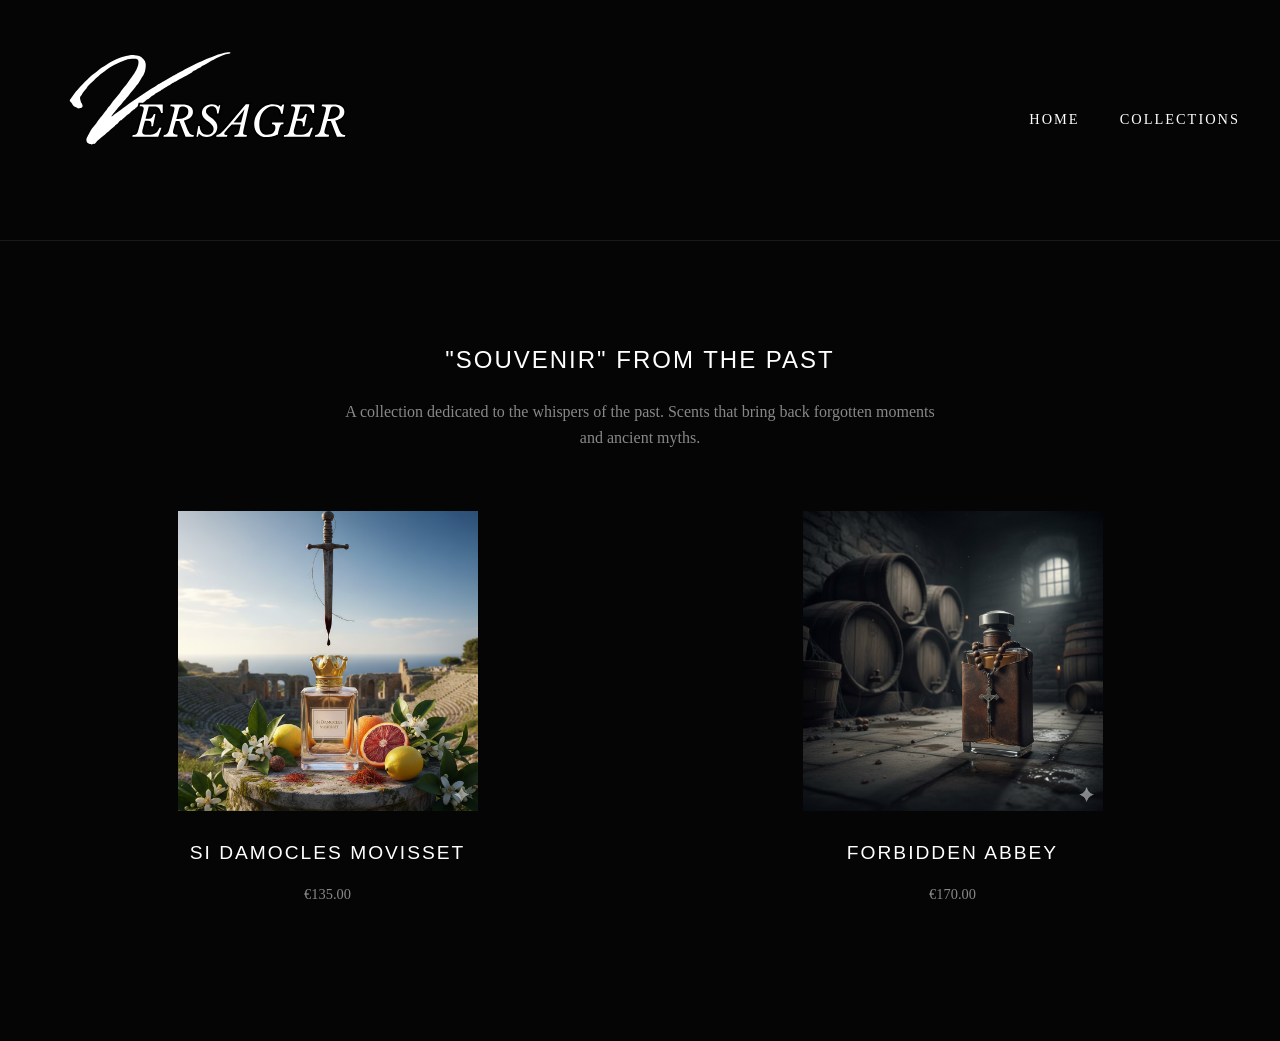
<file: coll1.html>
<!DOCTYPE html>
<html lang="en">
<head>
    <meta charset="UTF-8">
    <meta name="viewport" content="width=device-width, initial-scale=1.0">
    <title>"Souvenir" From the past - VERSAGER</title>
    <link rel="stylesheet" href="style.css">
</head>
<body>

    <header>
        <div class="container">
            <div class="header-content">
                <img src="logo.svg" alt="VERSAGER Logo" class="logo-svg">
                <nav>
                    <ul>
                        <li><a href="index.html">Home</a></li>
                        <li><a href="collections.html">Collections</a></li>
                    </ul>
                </nav>
            </div>
        </div>
    </header>

    <section style="padding: 100px 0;">
        <div class="container">
            <h1 style="text-align: center; margin-bottom: 20px;">"Souvenir" From the past</h1>
            <p style="text-align: center; color: #888; margin-bottom: 60px; max-width: 600px; margin-left: auto; margin-right: auto;">
                A collection dedicated to the whispers of the past. Scents that bring back forgotten moments and ancient myths.
            </p>
            
            <div class="grid">
                
                <div class="product-card" style="text-align: center;">
                    <a href="damocles.html">
                        <img src="damocles.jpg" alt="Perfume" style="max-width: 100%; height: 300px; object-fit: cover; filter: grayscale(100%);">
                        <h3 style="margin-top: 20px; font-size: 1.2em;">Si Damocles Movisset</h3>
                        <p style="color: #888; font-size: 0.9em;">€135.00</p>
                    </a>
                </div>

                <div class="product-card" style="text-align: center;">
                    <a href="fabbey.html">
                        <img src="abbey.jpg" alt="Perfume" style="max-width: 100%; height: 300px; object-fit: cover; filter: grayscale(100%);">
                        <h3 style="margin-top: 20px; font-size: 1.2em;">Forbidden Abbey</h3>
                        <p style="color: #888; font-size: 0.9em;">€170.00</p>
                    </a>
                </div>
                
            </div>
        </div>
    </section>

</body>
</html>
</file>
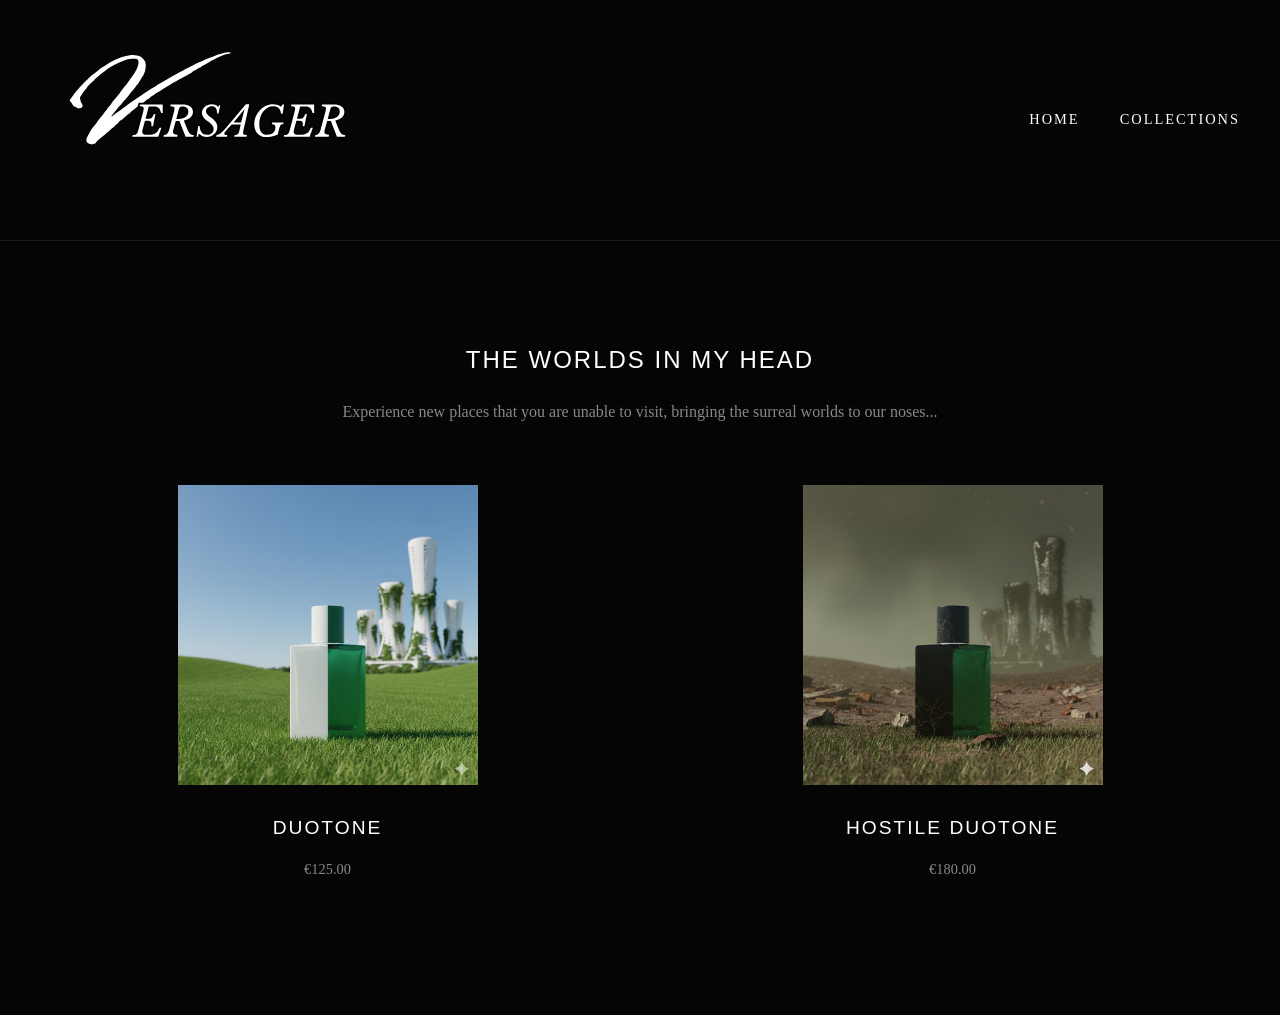
<file: coll2.html>
<!DOCTYPE html>
<html lang="en">
<head>
    <meta charset="UTF-8">
    <meta name="viewport" content="width=device-width, initial-scale=1.0">
    <title>The worlds in my head - VERSAGER</title>
    <link rel="stylesheet" href="style.css">
</head>
<body>

    <header>
        <div class="container">
            <div class="header-content">
                <img src="logo.svg" alt="VERSAGER Logo" class="logo-svg">
                <nav>
                    <ul>
                        <li><a href="index.html">Home</a></li>
                        <li><a href="collections.html">Collections</a></li>
                    </ul>
                </nav>
            </div>
        </div>
    </header>

    <section style="padding: 100px 0;">
        <div class="container">
            <h1 style="text-align: center; margin-bottom: 20px;">The worlds in my head</h1>
            <p style="text-align: center; color: #888; margin-bottom: 60px; max-width: 600px; margin-left: auto; margin-right: auto;">
                Experience new places that you are unable to visit, bringing the surreal worlds to our noses...
            </p>
            
            <div class="grid">
                
                <div class="product-card" style="text-align: center;">
                    <a href="duotone.html">
                        <img src="duotone.jpg" alt="Perfume" style="max-width: 100%; height: 300px; object-fit: cover; filter: grayscale(100%);">
                        <h3 style="margin-top: 20px; font-size: 1.2em;">Duotone</h3>
                        <p style="color: #888; font-size: 0.9em;">€125.00</p>
                    </a>
                </div>

                <div class="product-card" style="text-align: center;">
                    <a href="Hostile duotone.html">
                        <img src="Hostile duotone.jpg" alt="Perfume" style="max-width: 100%; height: 300px; object-fit: cover; filter: grayscale(100%);">
                        <h3 style="margin-top: 20px; font-size: 1.2em;">Hostile Duotone</h3>
                        <p style="color: #888; font-size: 0.9em;">€180.00</p>
                    </a>
                </div>
                
            </div>
        </div>
    </section>

</body>
</html>
</file>
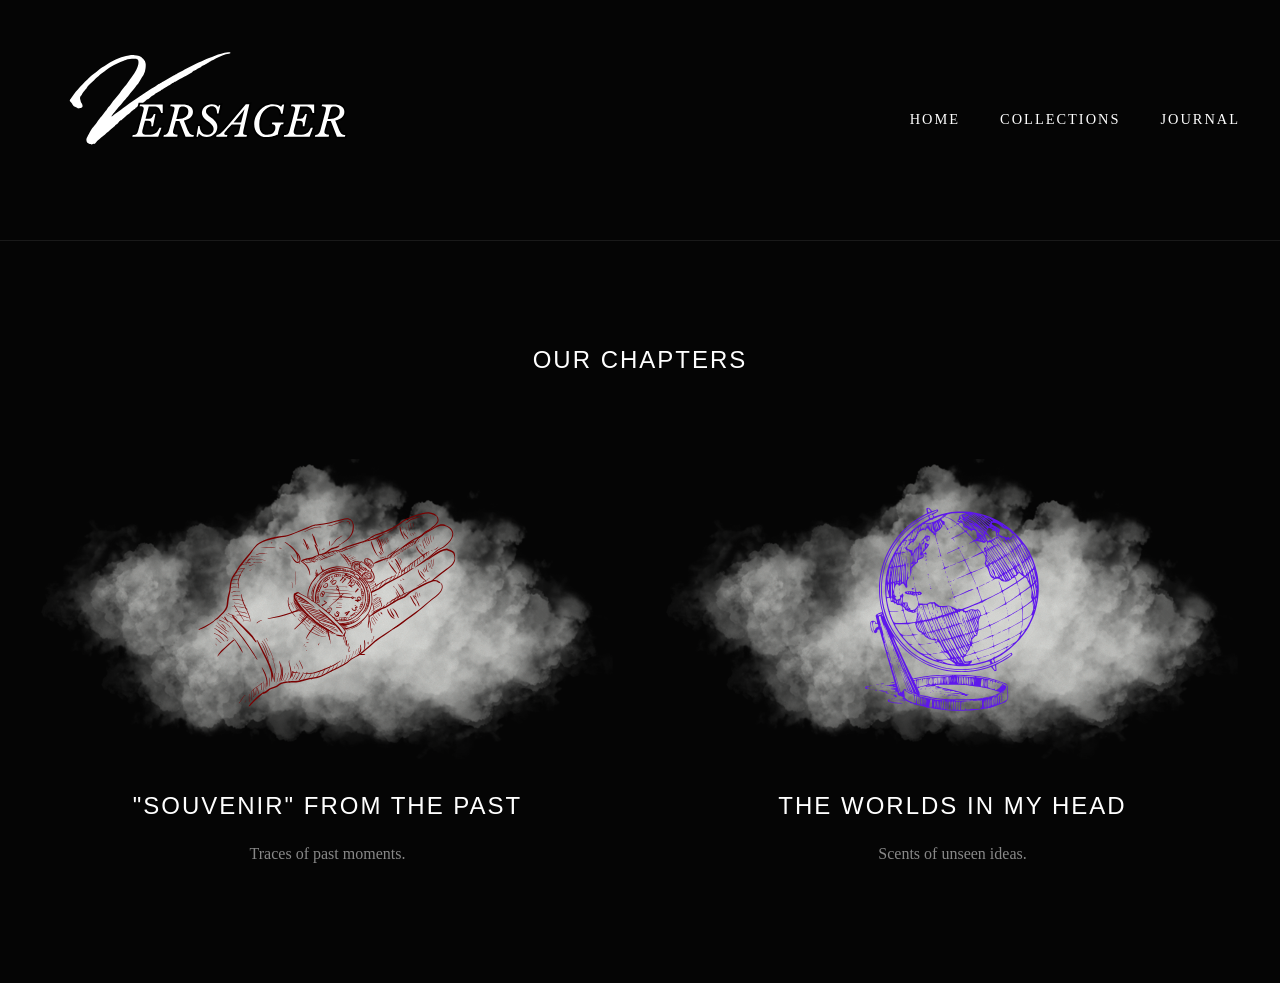
<file: collections.html>
<!DOCTYPE html>
<html lang="en">
<head>
    <meta charset="UTF-8">
    <meta name="viewport" content="width=device-width, initial-scale=1.0">
    <title>Collections - VERSAGER</title>
    <link rel="stylesheet" href="style.css">
</head>
<body>

    <header>
        <div class="container">
            <div class="header-content">
                <img src="logo.svg" alt="VERSAGER Logo" class="logo-svg">
                <nav>
                    <ul>
                        <li><a href="index.html">Home</a></li>
                        <li><a href="collections.html">Collections</a></li>
                        <li><a href="#">Journal</a></li>
                    </ul>
                </nav>
            </div>
        </div>
    </header>

    <section style="padding: 100px 0;">
        <div class="container">
            <h1 style="text-align: center; margin-bottom: 80px;">Our Chapters</h1>
            
            <div class="grid">
                
                <div class="collection-card" style="text-align: center;">
                    <a href="coll1.html">
                        <img src="memories.svg" alt="Souvenir" style="width: 100%; height: 300px; object-fit: cover; filter: grayscale(100%);">
                        <h2 style="font-size: 1.5em; margin-top: 20px;">"Souvenir" From the past</h2>
                        <p style="color: #888;">Traces of past moments.</p>
                    </a>
                </div>

                <div class="collection-card" style="text-align: center;">
                    <a href="coll2.html">
                        <img src="world.svg" alt="Abstract Thoughts" style="width: 100%; height: 300px; object-fit: cover; filter: grayscale(100%);">
                        <h2 style="font-size: 1.5em; margin-top: 20px;">The worlds in my head</h2>
                        <p style="color: #888;">Scents of unseen ideas.</p>
                    </a>
                </div>
                
            </div>
        </div>
    </section>

</body>
</html>
</file>
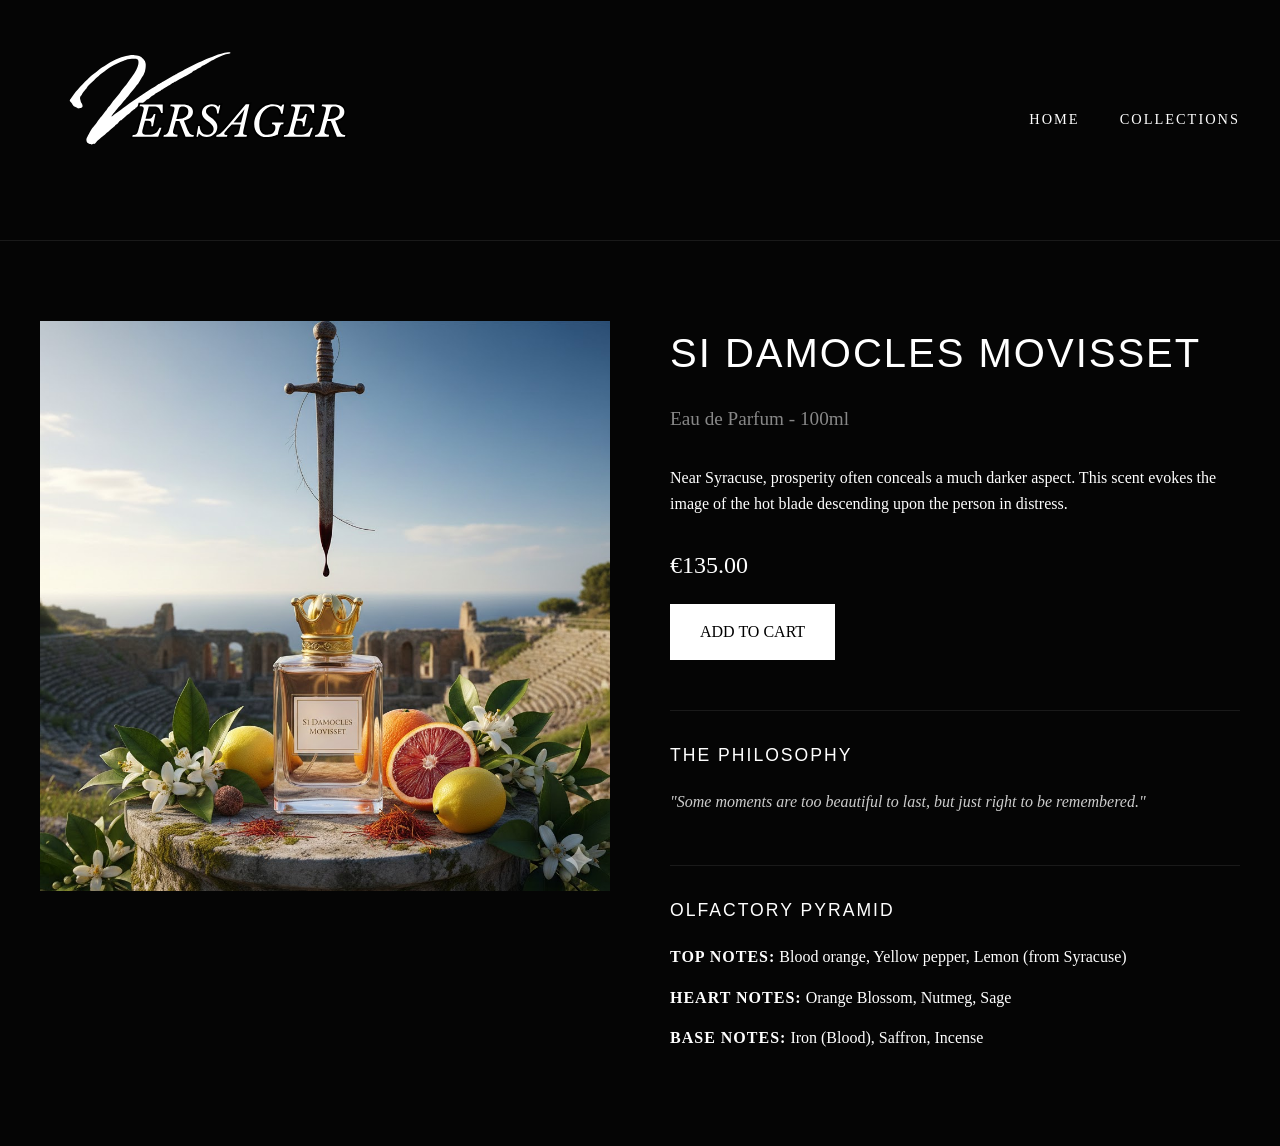
<file: damocles.html>
<!DOCTYPE html>
<html lang="en">
<head>
    <meta charset="UTF-8">
    <meta name="viewport" content="width=device-width, initial-scale=1.0">
    <title>Si Damocles Movisset - VERSAGER</title>
    <link rel="stylesheet" href="style.css">
    <style>
        /* Styles spécifiques à cette page pour la mise en page */
        .product-grid {
            display: grid;
            grid-template-columns: 1fr 1fr;
            gap: 60px;
            align-items: start;
        }
        .product-image img {
            width: 150%;
            height: 150%;
            filter: grayscale(0%);
        }
        .olfactory-pyramid {
            margin-top: 50px;
            border-top: 1px solid #1a1a1a;
            padding-top: 30px;
        }
        .pyramid-level {
            margin-bottom: 15px;
        }
        .pyramid-level strong {
            text-transform: uppercase;
            letter-spacing: 1px;
            color: #fff;
        }
    </style>
</head>
<body>

    <header>
        <div class="container">
            <div class="header-content">
                <img src="logo.svg" alt="VERSAGER Logo" class="logo-svg">
                <nav>
                    <ul>
                        <li><a href="index.html">Home</a></li>
                        <li><a href="collections.html">Collections</a></li>
                    </ul>
                </nav>
            </div>
        </div>
    </header>

    <section style="padding: 80px 0;">
        <div class="container">
            <div class="product-grid">
                
                <div class="product-image">
                    <img src="damocles.jpg" alt="Damocles Bottle">
                </div>
                
                <div class="product-info">
                    <h1 style="font-size: 2.5em; margin-bottom: 10px;">Si Damocles Movisset</h1>
                    <p style="font-size: 1.2em; color: #888; margin-bottom: 30px;">Eau de Parfum - 100ml</p>
                    
                    <p style="margin-bottom: 30px;">Near Syracuse, prosperity often conceals a much darker aspect. This scent evokes the image of the hot blade descending upon the person in distress.</p>
                    
                    <div style="font-size: 1.5em; margin-bottom: 20px;">€135.00</div>
                    
                    <a href="#" class="btn-ghost" style="display: inline-block; background: white; color: black; padding: 15px 30px; text-align: center;">ADD TO CART</a>

                    <div class="philosophy" style="margin-top: 50px; border-top: 1px solid #1a1a1a; padding-top: 30px;">
                        <h3 style="font-size: 1.1em; margin-bottom: 20px;">The Philosophy</h3>
                        <p style="color: #ccc; font-style: italic;">"Some moments are too beautiful to last, but just right to be remembered."</p>
                    </div>

                    <div class="olfactory-pyramid">
                        <h3 style="font-size: 1.1em; margin-bottom: 20px;">Olfactory Pyramid</h3>
                        
                        <div class="pyramid-level">
                            <strong>Top Notes:</strong> Blood orange, Yellow pepper, Lemon (from Syracuse)
                        </div>
                        <div class="pyramid-level">
                            <strong>Heart Notes:</strong> Orange Blossom, Nutmeg, Sage
                        </div>
                        <div class="pyramid-level">
                            <strong>Base Notes:</strong> Iron (Blood), Saffron, Incense
                        </div>
                    </div>
                </div>
            </div>
        </div>
    </section>

</body>
</html>
</file>
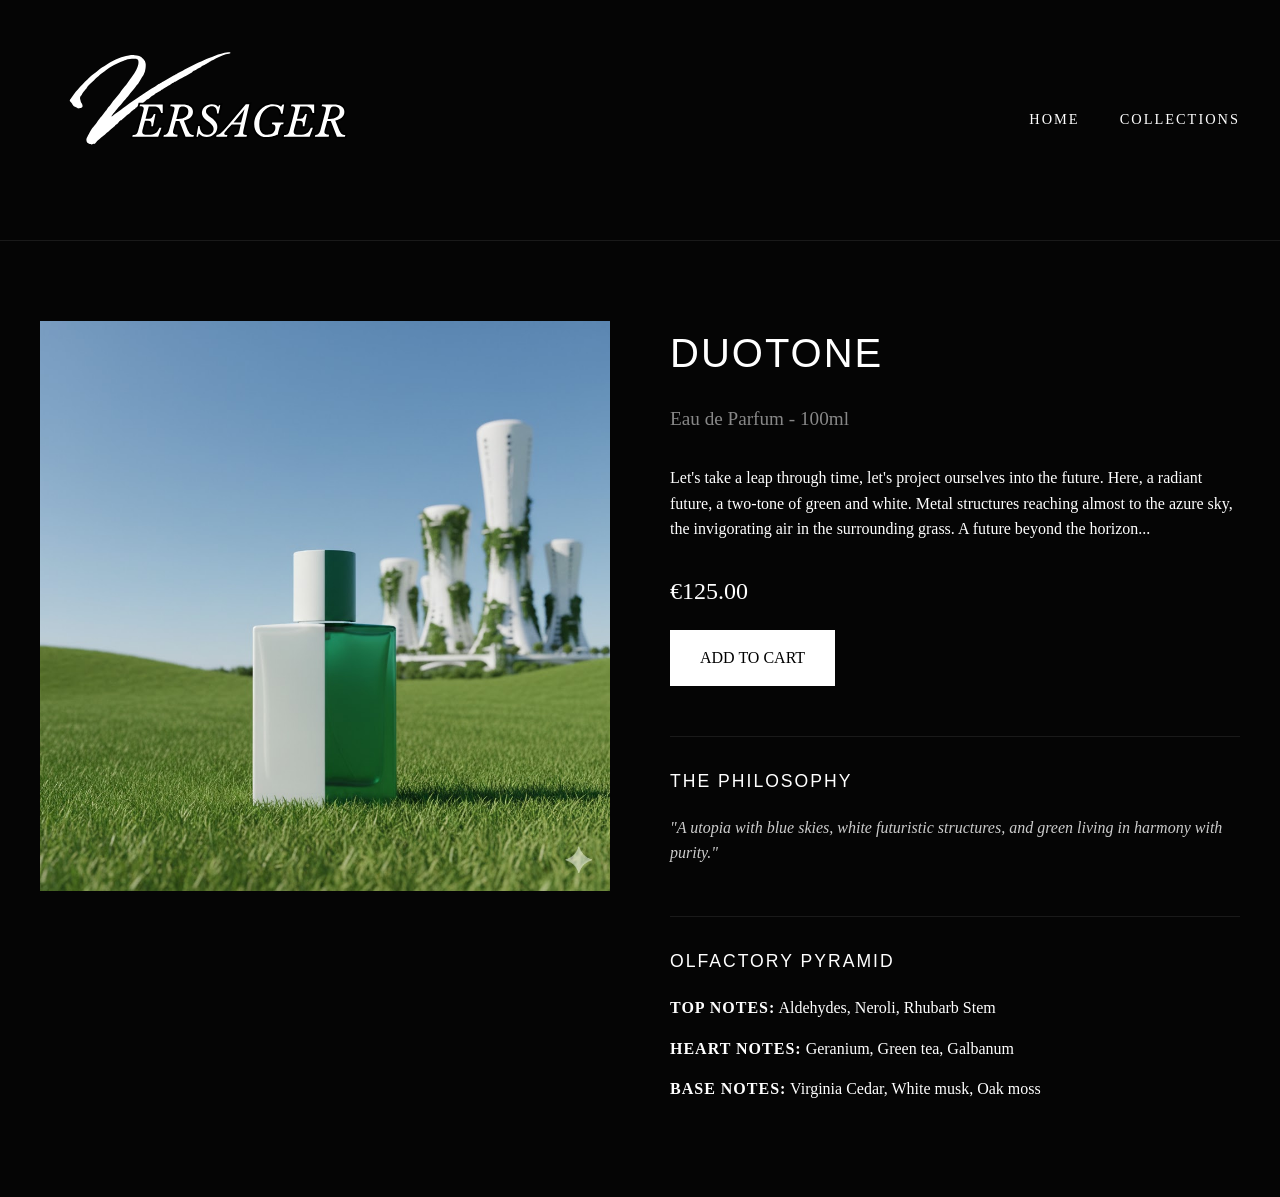
<file: duotone.html>
<!DOCTYPE html>
<html lang="en">
<head>
    <meta charset="UTF-8">
    <meta name="viewport" content="width=device-width, initial-scale=1.0">
    <title>Duotone - VERSAGER</title>
    <link rel="stylesheet" href="style.css">
    <style>
        /* Styles spécifiques à cette page pour la mise en page */
        .product-grid {
            display: grid;
            grid-template-columns: 1fr 1fr;
            gap: 60px;
            align-items: start;
        }
        .product-image img {
            width: 100%;
            height: auto;
            filter: grayscale(0%);
        }
        .olfactory-pyramid {
            margin-top: 50px;
            border-top: 1px solid #1a1a1a;
            padding-top: 30px;
        }
        .pyramid-level {
            margin-bottom: 15px;
        }
        .pyramid-level strong {
            text-transform: uppercase;
            letter-spacing: 1px;
            color: #fff;
        }
    </style>
</head>
<body>

    <header>
        <div class="container">
            <div class="header-content">
                <img src="logo.svg" alt="VERSAGER Logo" class="logo-svg">
                <nav>
                    <ul>
                        <li><a href="index.html">Home</a></li>
                        <li><a href="collections.html">Collections</a></li>
                    </ul>
                </nav>
            </div>
        </div>
    </header>

    <section style="padding: 80px 0;">
        <div class="container">
            <div class="product-grid">
                
                <div class="product-image">
                    <img src="duotone.jpg" alt="Duotone Bottle">
                </div>
                
                <div class="product-info">
                    <h1 style="font-size: 2.5em; margin-bottom: 10px;">Duotone</h1>
                    <p style="font-size: 1.2em; color: #888; margin-bottom: 30px;">Eau de Parfum - 100ml</p>
                    
                    <p style="margin-bottom: 30px;">Let's take a leap through time, let's project ourselves into the future. Here, a radiant future, a two-tone of green and white. Metal structures reaching almost to the azure sky, the invigorating air in the surrounding grass. A future beyond the horizon...</p>
                    
                    <div style="font-size: 1.5em; margin-bottom: 20px;">€125.00</div>
                    
                    <a href="#" class="btn-ghost" style="display: inline-block; background: white; color: black; padding: 15px 30px; text-align: center;">ADD TO CART</a>

                    <div class="philosophy" style="margin-top: 50px; border-top: 1px solid #1a1a1a; padding-top: 30px;">
                        <h3 style="font-size: 1.1em; margin-bottom: 20px;">The Philosophy</h3>
                        <p style="color: #ccc; font-style: italic;">"A utopia with blue skies, white futuristic structures, and green living in harmony with purity."</p>
                    </div>

                    <div class="olfactory-pyramid">
                        <h3 style="font-size: 1.1em; margin-bottom: 20px;">Olfactory Pyramid</h3>
                        
                        <div class="pyramid-level">
                            <strong>Top Notes:</strong> Aldehydes, Neroli, Rhubarb Stem
                        </div>
                        <div class="pyramid-level">
                            <strong>Heart Notes:</strong> Geranium, Green tea, Galbanum
                        </div>
                        <div class="pyramid-level">
                            <strong>Base Notes:</strong> Virginia Cedar, White musk, Oak moss
                        </div>
                    </div>
                </div>
            </div>
        </div>
    </section>

</body>
</html>
</file>
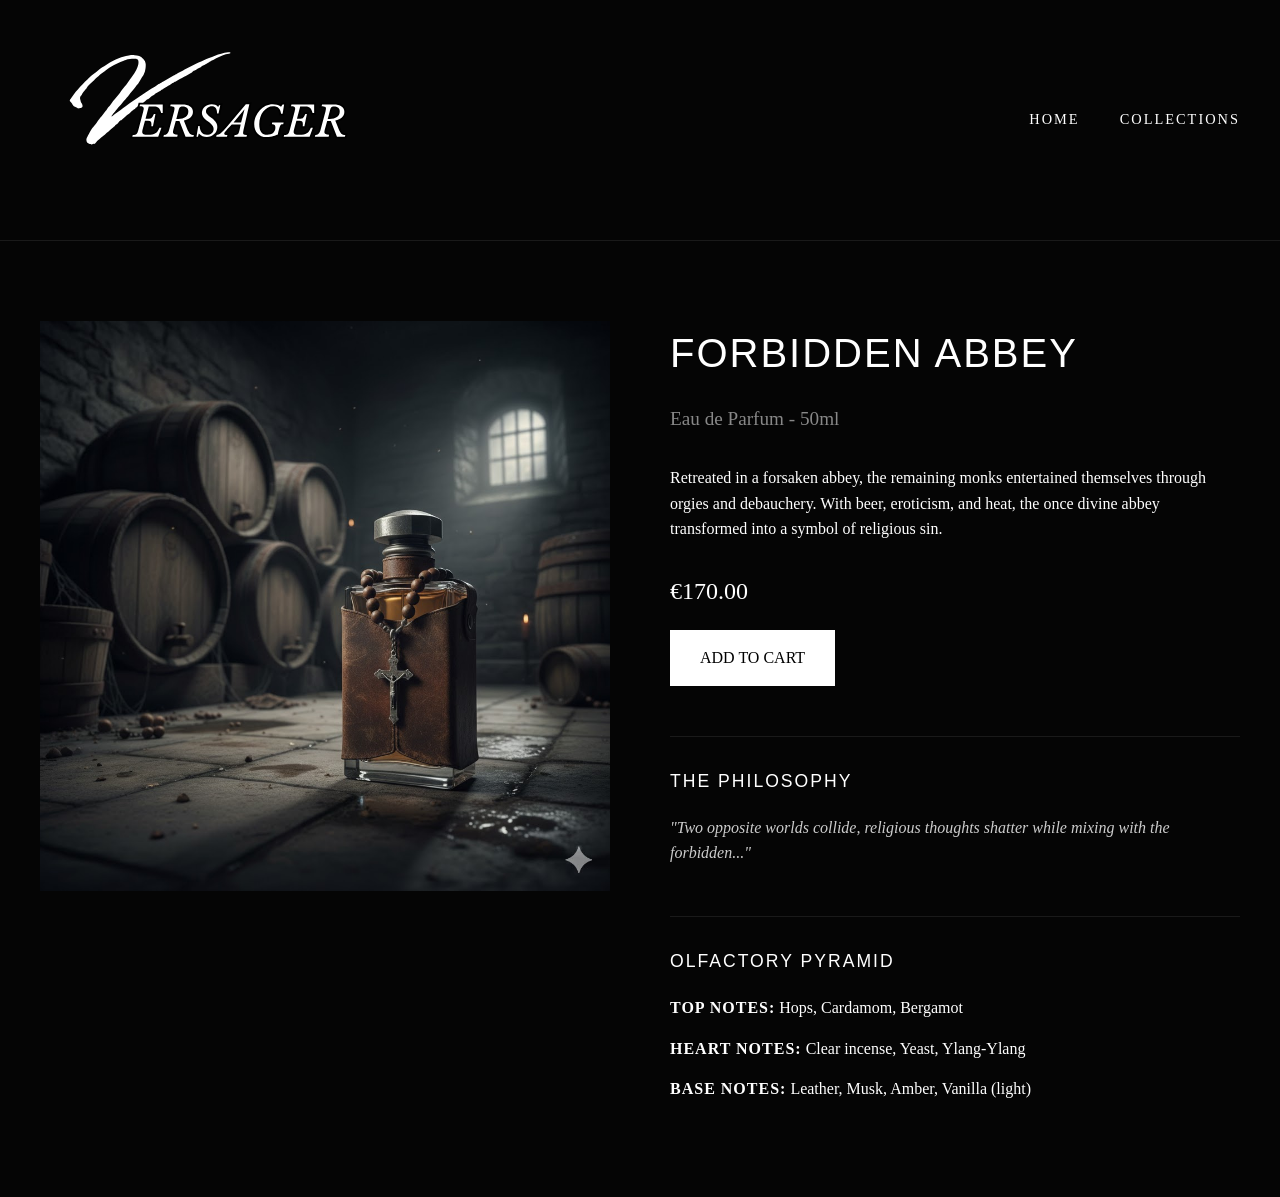
<file: fabbey.html>
<!DOCTYPE html>
<html lang="en">
<head>
    <meta charset="UTF-8">
    <meta name="viewport" content="width=device-width, initial-scale=1.0">
    <title>Forbidden Abbey - VERSAGER</title>
    <link rel="stylesheet" href="style.css">
    <style>
        /* Styles spécifiques à cette page pour la mise en page */
        .product-grid {
            display: grid;
            grid-template-columns: 1fr 1fr;
            gap: 60px;
            align-items: start;
        }
        .product-image img {
            width: 100%;
            height: auto;
            filter: grayscale(0%);
        }
        .olfactory-pyramid {
            margin-top: 50px;
            border-top: 1px solid #1a1a1a;
            padding-top: 30px;
        }
        .pyramid-level {
            margin-bottom: 15px;
        }
        .pyramid-level strong {
            text-transform: uppercase;
            letter-spacing: 1px;
            color: #fff;
        }
    </style>
</head>
<body>

    <header>
        <div class="container">
            <div class="header-content">
                <img src="logo.svg" alt="VERSAGER Logo" class="logo-svg">
                <nav>
                    <ul>
                        <li><a href="index.html">Home</a></li>
                        <li><a href="collections.html">Collections</a></li>
                    </ul>
                </nav>
            </div>
        </div>
    </header>

    <section style="padding: 80px 0;">
        <div class="container">
            <div class="product-grid">
                
                <div class="product-image">
                    <img src="abbey.jpg" alt="Forbidden Abbey Bottle">
                </div>
                
                <div class="product-info">
                    <h1 style="font-size: 2.5em; margin-bottom: 10px;">Forbidden Abbey</h1>
                    <p style="font-size: 1.2em; color: #888; margin-bottom: 30px;">Eau de Parfum - 50ml</p>
                    
                    <p style="margin-bottom: 30px;">Retreated in a forsaken abbey, the remaining monks entertained themselves through orgies and debauchery. With beer, eroticism, and heat, the once divine abbey transformed into a symbol of religious sin.</p>
                    
                    <div style="font-size: 1.5em; margin-bottom: 20px;">€170.00</div>
                    
                    <a href="#" class="btn-ghost" style="display: inline-block; background: white; color: black; padding: 15px 30px; text-align: center;">ADD TO CART</a>

                    <div class="philosophy" style="margin-top: 50px; border-top: 1px solid #1a1a1a; padding-top: 30px;">
                        <h3 style="font-size: 1.1em; margin-bottom: 20px;">The Philosophy</h3>
                        <p style="color: #ccc; font-style: italic;">"Two opposite worlds collide, religious thoughts shatter while mixing with the forbidden..."</p>
                    </div>

                    <div class="olfactory-pyramid">
                        <h3 style="font-size: 1.1em; margin-bottom: 20px;">Olfactory Pyramid</h3>
                        
                        <div class="pyramid-level">
                            <strong>Top Notes:</strong> Hops, Cardamom, Bergamot
                        </div>
                        <div class="pyramid-level">
                            <strong>Heart Notes:</strong> Clear incense, Yeast, Ylang-Ylang
                        </div>
                        <div class="pyramid-level">
                            <strong>Base Notes:</strong> Leather, Musk, Amber, Vanilla (light)
                        </div>
                    </div>
                </div>
            </div>
        </div>
    </section>

</body>
</html>
</file>
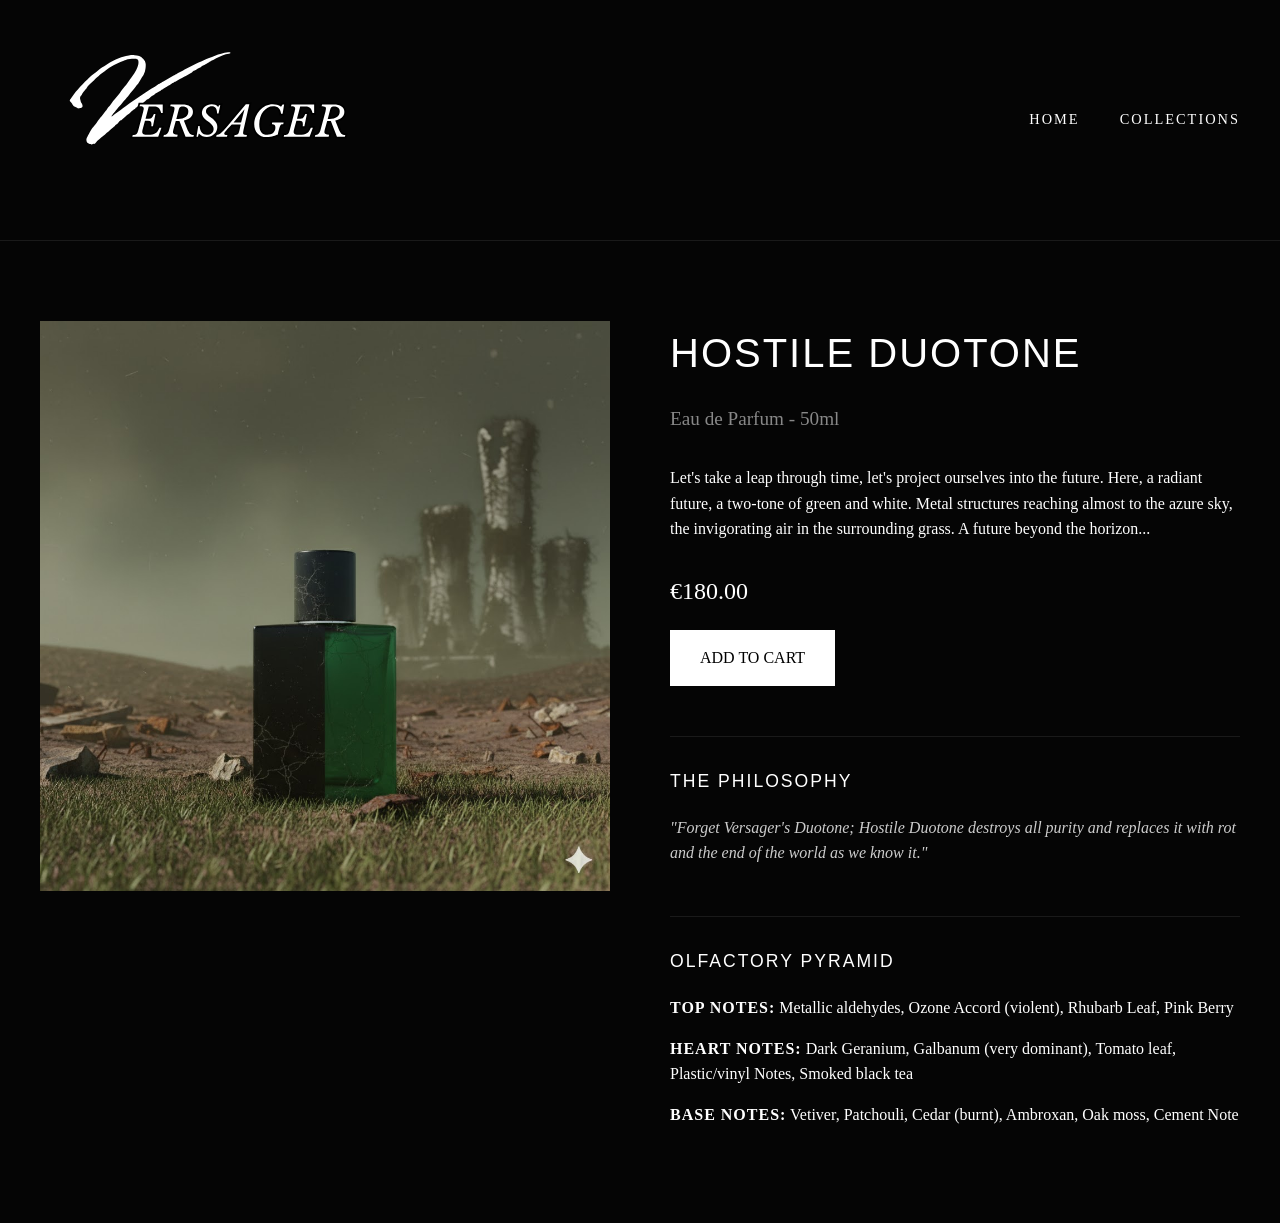
<file: Hostile duotone.html>
<!DOCTYPE html>
<html lang="en">
<head>
    <meta charset="UTF-8">
    <meta name="viewport" content="width=device-width, initial-scale=1.0">
    <title>Hostile Duotone - VERSAGER</title>
    <link rel="stylesheet" href="style.css">
    <style>
        /* Styles spécifiques à cette page pour la mise en page */
        .product-grid {
            display: grid;
            grid-template-columns: 1fr 1fr;
            gap: 60px;
            align-items: start;
        }
        .product-image img {
            width: 100%;
            height: auto;
            filter: grayscale(0%);
        }
        .olfactory-pyramid {
            margin-top: 50px;
            border-top: 1px solid #1a1a1a;
            padding-top: 30px;
        }
        .pyramid-level {
            margin-bottom: 15px;
        }
        .pyramid-level strong {
            text-transform: uppercase;
            letter-spacing: 1px;
            color: #fff;
        }
    </style>
</head>
<body>

    <header>
        <div class="container">
            <div class="header-content">
                <img src="logo.svg" alt="VERSAGER Logo" class="logo-svg">
                <nav>
                    <ul>
                        <li><a href="index.html">Home</a></li>
                        <li><a href="collections.html">Collections</a></li>
                    </ul>
                </nav>
            </div>
        </div>
    </header>

    <section style="padding: 80px 0;">
        <div class="container">
            <div class="product-grid">
                
                <div class="product-image">
                    <img src="Hostile duotone.jpg" alt="Hostile Duotone Bottle">
                </div>
                
                <div class="product-info">
                    <h1 style="font-size: 2.5em; margin-bottom: 10px;">Hostile Duotone</h1>
                    <p style="font-size: 1.2em; color: #888; margin-bottom: 30px;">Eau de Parfum - 50ml</p>
                    
                    <p style="margin-bottom: 30px;">Let's take a leap through time, let's project ourselves into the future. Here, a radiant future, a two-tone of green and white. Metal structures reaching almost to the azure sky, the invigorating air in the surrounding grass. A future beyond the horizon...</p>
                    
                    <div style="font-size: 1.5em; margin-bottom: 20px;">€180.00</div>
                    
                    <a href="#" class="btn-ghost" style="display: inline-block; background: white; color: black; padding: 15px 30px; text-align: center;">ADD TO CART</a>

                    <div class="philosophy" style="margin-top: 50px; border-top: 1px solid #1a1a1a; padding-top: 30px;">
                        <h3 style="font-size: 1.1em; margin-bottom: 20px;">The Philosophy</h3>
                        <p style="color: #ccc; font-style: italic;">"Forget Versager's Duotone; Hostile Duotone destroys all purity and replaces it with rot and the end of the world as we know it."</p>
                    </div>

                    <div class="olfactory-pyramid">
                        <h3 style="font-size: 1.1em; margin-bottom: 20px;">Olfactory Pyramid</h3>
                        
                        <div class="pyramid-level">
                            <strong>Top Notes:</strong> Metallic aldehydes, Ozone Accord (violent), Rhubarb Leaf, Pink Berry
                        </div>
                        <div class="pyramid-level">
                            <strong>Heart Notes:</strong> Dark Geranium, Galbanum (very dominant), Tomato leaf, Plastic/vinyl Notes, Smoked black tea
                        </div>
                        <div class="pyramid-level">
                            <strong>Base Notes:</strong> Vetiver, Patchouli, Cedar (burnt), Ambroxan, Oak moss, Cement Note
                        </div>
                    </div>
                </div>
            </div>
        </div>
    </section>

</body>
</html>
</file>
<file: style.css>
/* --- Style Général & Dark Theme --- */
:root {
    --bg-color: #050505;
    --text-color: #ffffff;
    --accent-color: #aaaaaa;
    --font-heading: 'Helvetica Neue', Arial, sans-serif;
    --font-body: 'Georgia', serif;
}

body {
    background-color: var(--bg-color);
    color: var(--text-color);
    font-family: var(--font-body);
    margin: 0;
    line-height: 1.6;
}

/* --- Typography --- */
h1, h2, h3 {
    font-family: var(--font-heading);
    text-transform: uppercase;
    letter-spacing: 2px;
    font-weight: 300;
    margin: 0;
}

a {
    color: var(--text-color);
    text-decoration: none;
    transition: color 0.3s ease;
}

a:hover {
    color: var(--accent-color);
}

/* --- Layout --- */
.container {
    max-width: 1200px;
    margin: 0 auto;
    padding: 0 40px;
}

/* --- Header & Navigation --- */
header {
    padding: 20px 0; /* Padding pour laisser respirer le logo */
    border-bottom: 1px solid #1a1a1a;
    background-color: var(--bg-color);
    position: sticky;
    top: 0;
    z-index: 1000;
}

.header-content {
    display: flex;
    justify-content: space-between;
    align-items: center;
    width: 100%;
}

/* --- Logo 200px Height --- */
.logo-svg {
    height: 200px; 
    width: auto;   
    display: block;
    filter: none !important; /* Sécurité pour éviter tout filtre */
}

nav ul {
    list-style: none;
    padding: 0;
    margin: 0;
    display: flex;
    align-items: center;
}

nav ul li {
    margin-left: 40px;
    font-size: 0.9em;
    text-transform: uppercase;
    letter-spacing: 2px;
}

/* --- Sections --- */
section {
    padding: 80px 0;
}

/* --- Grid System --- */
.grid {
    display: grid;
    grid-template-columns: repeat(auto-fit, minmax(300px, 1fr));
    gap: 50px;
}

/* --- Images (No Grayscale) --- */
img {
    max-width: 100%;
    height: auto;
    filter: none !important; /* Retire tout filtre de couleur */
    transition: transform 0.5s ease;
}

/* --- Product Cards --- */
.product-card {
    text-align: center;
    padding-bottom: 20px;
}

.product-card:hover img {
    transform: scale(1.02);
}

/* --- Hero Home --- */
.hero-home {
    height: 80vh;
    background-image: linear-gradient(rgba(0,0,0,0.3), rgba(0,0,0,0.6)), url('your-hero-image.jpg');
    background-size: cover;
    background-position: center;
    display: flex;
    align-items: center;
    justify-content: center;
    text-align: center;
}

.hero-home h1 {
    font-size: 3.5em;
}

/* --- Pyramide Olfactive --- */
.pyramide {
    margin-top: 50px;
    border-top: 1px solid #222;
    padding-top: 30px;
}

.pyramid-level {
    margin-bottom: 20px;
}
</file>
